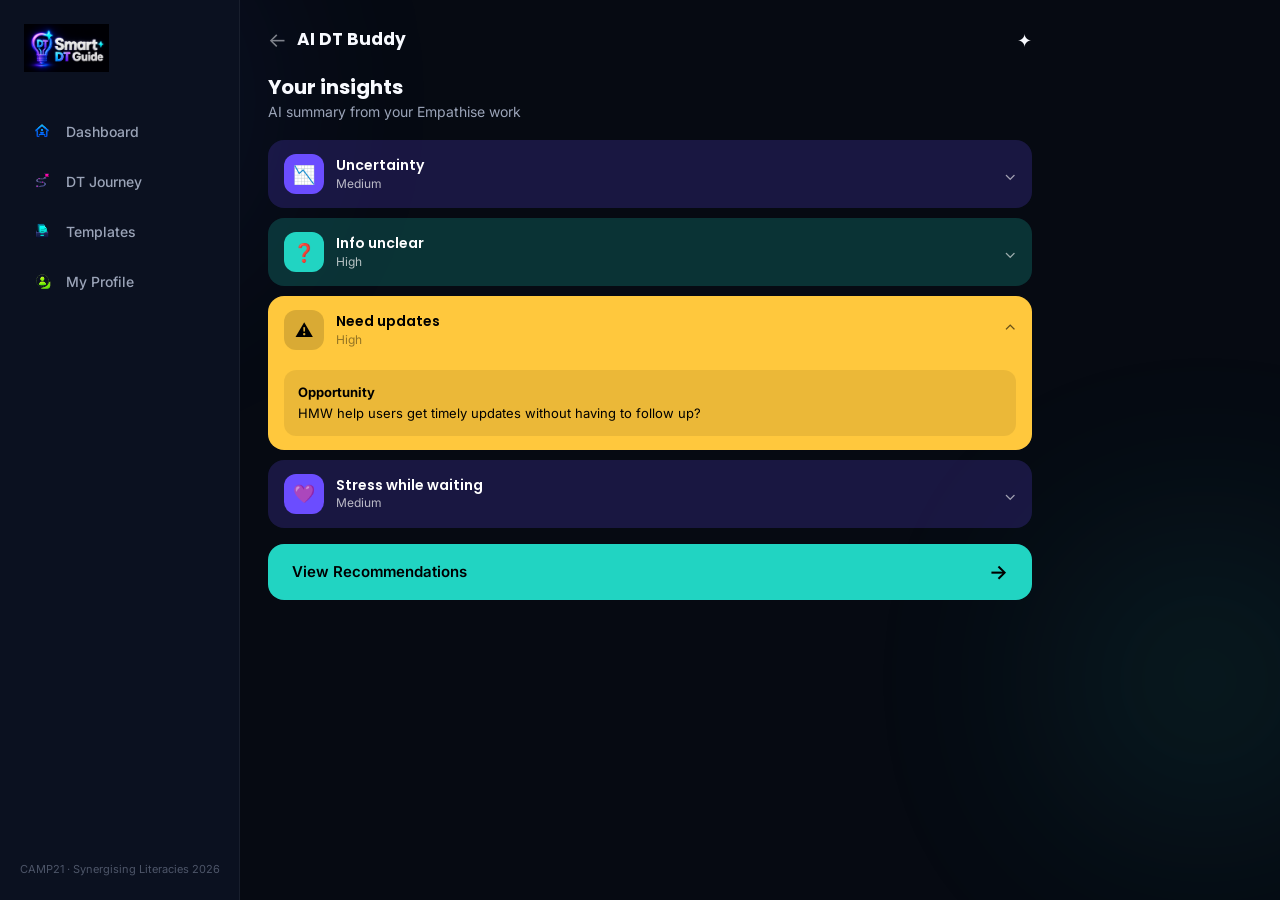
<file: ai-buddy.html>
<!DOCTYPE html>
<html lang="en">
<head>
    <meta charset="UTF-8">
    <meta name="viewport" content="width=device-width, initial-scale=1.0">
    <title>AI DT Buddy | Smart DT Guide</title>
    <link rel="stylesheet" href="css/style.css">
</head>
<body>
<div class="app">

    <aside class="sidebar">
        <div>
            <div class="sidebar-logo"><img src="assets/brand/logo-full.png" alt="" onerror="this.style.display='none'"></div>
            <ul class="sidebar-nav">
                <li><a href="dashboard.html"><img src="assets/navigation/nav-home.png" alt=""> Dashboard</a></li>
                <li class="active"><a href="#"><img src="assets/navigation/nav-journey.png" alt=""> DT Journey</a></li>
                <li><a href="#"><img src="assets/navigation/nav-templates.png" alt=""> Templates</a></li>
                <li><a href="#"><img src="assets/navigation/nav-profile.png" alt=""> My Profile</a></li>
            </ul>
        </div>
        <div class="sidebar-footer">CAMP21 · Synergising Literacies 2026</div>
    </aside>

    <main class="main">

        <!-- Header -->
        <div class="top-bar">
            <div class="top-bar-brand">
                <a href="phase-complete.html" style="font-size:20px;opacity:.5;">←</a>
                <h2>AI DT Buddy</h2>
            </div>
            <span style="font-size:18px;">✦</span>
        </div>

        <h3 style="font-size:20px;margin-bottom:4px;">Your insights</h3>
        <p style="font-size:14px;color:var(--text-secondary);margin-bottom:20px;">AI summary from your Empathise work</p>

        <!-- Insight Cards (colored, expandable) -->
        <div class="insight-card" style="background:var(--define-glow);color:#fff;" onclick="this.querySelector('.insight-expanded')?.classList.toggle('hidden')">
            <div class="insight-icon" style="background:var(--define);color:#fff;">📉</div>
            <div class="insight-text">
                <h4>Uncertainty</h4>
                <p>Medium</p>
            </div>
            <span class="insight-arrow">⌄</span>
        </div>

        <div class="insight-card" style="background:var(--empathise-glow);color:#fff;" onclick="this.querySelector('.insight-expanded')?.classList.toggle('hidden')">
            <div class="insight-icon" style="background:var(--empathise);color:#fff;">❓</div>
            <div class="insight-text">
                <h4>Info unclear</h4>
                <p>High</p>
            </div>
            <span class="insight-arrow">⌄</span>
        </div>

        <!-- Expanded card example -->
        <div class="insight-card" style="background:var(--prototype);color:#000;flex-wrap:wrap;" id="needsCard" onclick="document.getElementById('needsExpanded').classList.toggle('hidden')">
            <div class="insight-icon" style="background:rgba(0,0,0,.15);color:#000;">⚠️</div>
            <div class="insight-text">
                <h4 style="color:#000;">Need updates</h4>
                <p style="color:rgba(0,0,0,.6);">High</p>
            </div>
            <span class="insight-arrow" style="color:#000;">⌃</span>
            <div class="insight-expanded" id="needsExpanded" style="width:100%;background:rgba(0,0,0,.08);color:#000;">
                <strong>Opportunity</strong><br>
                HMW help users get timely updates without having to follow up?
            </div>
        </div>

        <div class="insight-card" style="background:var(--define-glow);color:#fff;" onclick="this.querySelector('.insight-expanded')?.classList.toggle('hidden')">
            <div class="insight-icon" style="background:var(--define);color:#fff;">💜</div>
            <div class="insight-text">
                <h4>Stress while waiting</h4>
                <p>Medium</p>
            </div>
            <span class="insight-arrow">⌄</span>
        </div>

        <!-- CTA -->
        <a href="#" class="btn-big" style="background:var(--empathise);color:#000;margin-top:16px;">
            View Recommendations <span class="arrow">→</span>
        </a>

    </main>

    <nav class="mobile-nav">
        <a href="dashboard.html"><img src="assets/navigation/nav-home.png" alt=""><span>Home</span></a>
        <a href="#" class="active"><img src="assets/navigation/nav-journey.png" alt=""><span>Journey</span></a>
        <a href="#"><img src="assets/navigation/nav-templates.png" alt=""><span>Templates</span></a>
        <a href="#"><img src="assets/navigation/nav-profile.png" alt=""><span>Profile</span></a>
    </nav>

</div>

<script src="js/smartdt.js"></script>
</body>
</html>
</file>
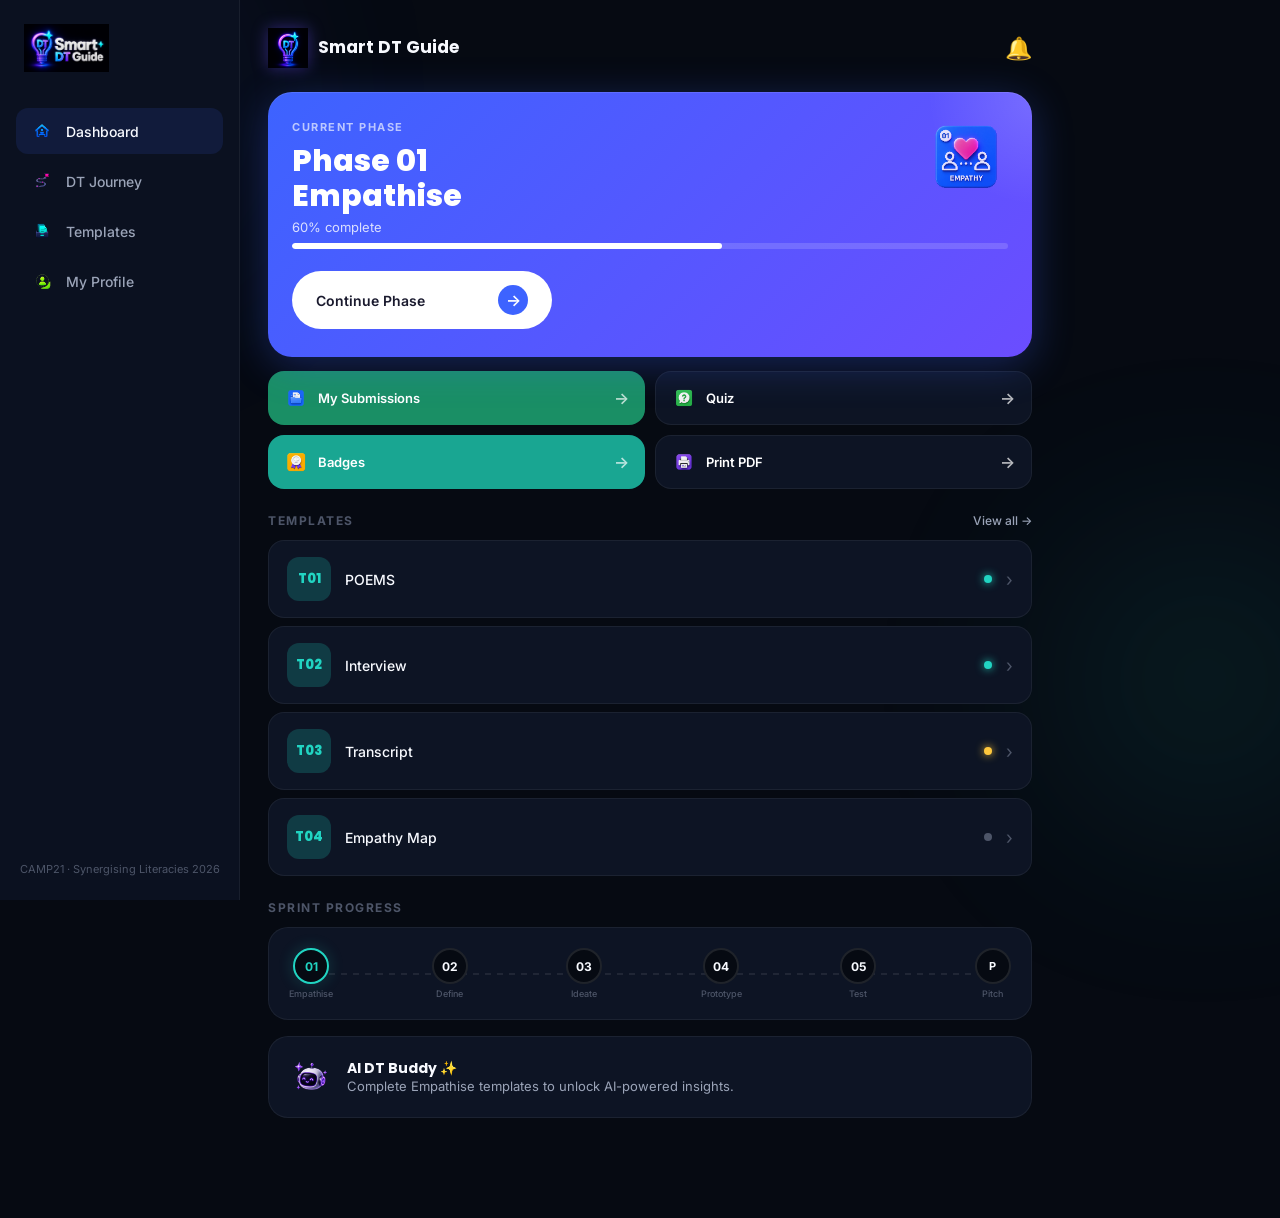
<file: dashboard.html>
<!DOCTYPE html>
<html lang="en">
<head>
    <meta charset="UTF-8">
    <meta name="viewport" content="width=device-width, initial-scale=1.0">
    <title>Dashboard | Smart DT Guide</title>
    <link rel="stylesheet" href="css/style.css">
</head>
<body>
<div class="app">

    <aside class="sidebar">
        <div>
            <div class="sidebar-logo">
                <img src="assets/brand/logo-full.png" alt="Smart DT Guide">
            </div>
            <ul class="sidebar-nav">
                <li class="active"><a href="dashboard.html"><img src="assets/navigation/nav-home.png" alt=""> Dashboard</a></li>
                <li><a href="#"><img src="assets/navigation/nav-journey.png" alt=""> DT Journey</a></li>
                <li><a href="#"><img src="assets/navigation/nav-templates.png" alt=""> Templates</a></li>
                <li><a href="#"><img src="assets/navigation/nav-profile.png" alt=""> My Profile</a></li>
            </ul>
        </div>
        <div class="sidebar-footer">CAMP21 · Synergising Literacies 2026</div>
    </aside>

    <main class="main">

        <!-- Top Bar -->
        <div class="top-bar">
            <div class="top-bar-brand">
                <img src="assets/brand/logo.png" alt="DT" class="top-bar-logo">
                <h2>Smart DT Guide</h2>
            </div>
            <span class="top-bar-bell">🔔</span>
        </div>

        <!-- Phase Hero -->
        <div class="phase-hero">
            <img src="assets/phases/emphatise.png" alt="Empathise" class="phase-icon-float">
            <span class="label">Current phase</span>
            <h2>Phase 01<br>Empathise</h2>
            <div class="pct">60% complete</div>
            <div class="bar"><div class="bar-fill" style="width:60%;"></div></div>
            <button class="btn-pill btn-pill-white" onclick="location.href='#'">
                Continue Phase <span class="arrow">→</span>
            </button>
        </div>

        <!-- Quick Actions — SOLID colors, using custom icons -->
        <div class="qa-grid">
            <a href="#" class="qa-btn qa-solid-green">
                <span class="qa-left"><img src="assets/icons/my-submissions.png" alt=""> My Submissions</span>
                <span class="qa-arrow">→</span>
            </a>
            <a href="#" class="qa-btn qa-solid-dark">
                <span class="qa-left"><img src="assets/icons/test.png" alt=""> Quiz</span>
                <span class="qa-arrow">→</span>
            </a>
            <a href="#" class="qa-btn qa-solid-teal">
                <span class="qa-left"><img src="assets/icons/badges.png" alt=""> Badges</span>
                <span class="qa-arrow">→</span>
            </a>
            <a href="#" class="qa-btn qa-solid-dark">
                <span class="qa-left"><img src="assets/icons/print-pdf.png" alt=""> Print PDF</span>
                <span class="qa-arrow">→</span>
            </a>
        </div>

        <!-- Templates — SOLID dark cards -->
        <div class="section-label">Templates <a href="#">View all →</a></div>

        <a href="#" class="tpl-item">
            <div class="tpl-badge b-teal">T01</div>
            <span class="tpl-name">POEMS</span>
            <span class="tpl-dot green"></span>
            <span class="tpl-arrow">›</span>
        </a>
        <a href="#" class="tpl-item">
            <div class="tpl-badge b-teal">T02</div>
            <span class="tpl-name">Interview</span>
            <span class="tpl-dot green"></span>
            <span class="tpl-arrow">›</span>
        </a>
        <a href="#" class="tpl-item">
            <div class="tpl-badge b-teal">T03</div>
            <span class="tpl-name">Transcript</span>
            <span class="tpl-dot amber"></span>
            <span class="tpl-arrow">›</span>
        </a>
        <a href="#" class="tpl-item">
            <div class="tpl-badge b-teal">T04</div>
            <span class="tpl-name">Empathy Map</span>
            <span class="tpl-dot grey"></span>
            <span class="tpl-arrow">›</span>
        </a>

        <!-- Journey Tracker -->
        <div class="section-label">Sprint progress</div>
        <div class="journey-card">
            <div class="journey-row">
                <div class="j-node"><div class="j-circle active">01</div><div class="j-label">Empathise</div></div>
                <div class="j-node"><div class="j-circle">02</div><div class="j-label">Define</div></div>
                <div class="j-node"><div class="j-circle">03</div><div class="j-label">Ideate</div></div>
                <div class="j-node"><div class="j-circle">04</div><div class="j-label">Prototype</div></div>
                <div class="j-node"><div class="j-circle">05</div><div class="j-label">Test</div></div>
                <div class="j-node"><div class="j-circle" style="font-size:11px;">P</div><div class="j-label">Pitch</div></div>
            </div>
        </div>

        <!-- AI Buddy -->
        <div class="buddy-card">
            <img src="assets/status/ai-dt.png" alt="AI Buddy">
            <div>
                <h4>AI DT Buddy ✨</h4>
                <p>Complete Empathise templates to unlock AI-powered insights.</p>
            </div>
        </div>

    </main>

    <nav class="mobile-nav">
        <a href="dashboard.html" class="active"><img src="assets/navigation/nav-home.png" alt=""><span>Home</span></a>
        <a href="#"><img src="assets/navigation/nav-journey.png" alt=""><span>Journey</span></a>
        <a href="#"><img src="assets/navigation/nav-templates.png" alt=""><span>Templates</span></a>
        <a href="#"><img src="assets/navigation/nav-profile.png" alt=""><span>Profile</span></a>
    </nav>

</div>
<script src="js/smartdt.js"></script>
</body>
</html>
</file>
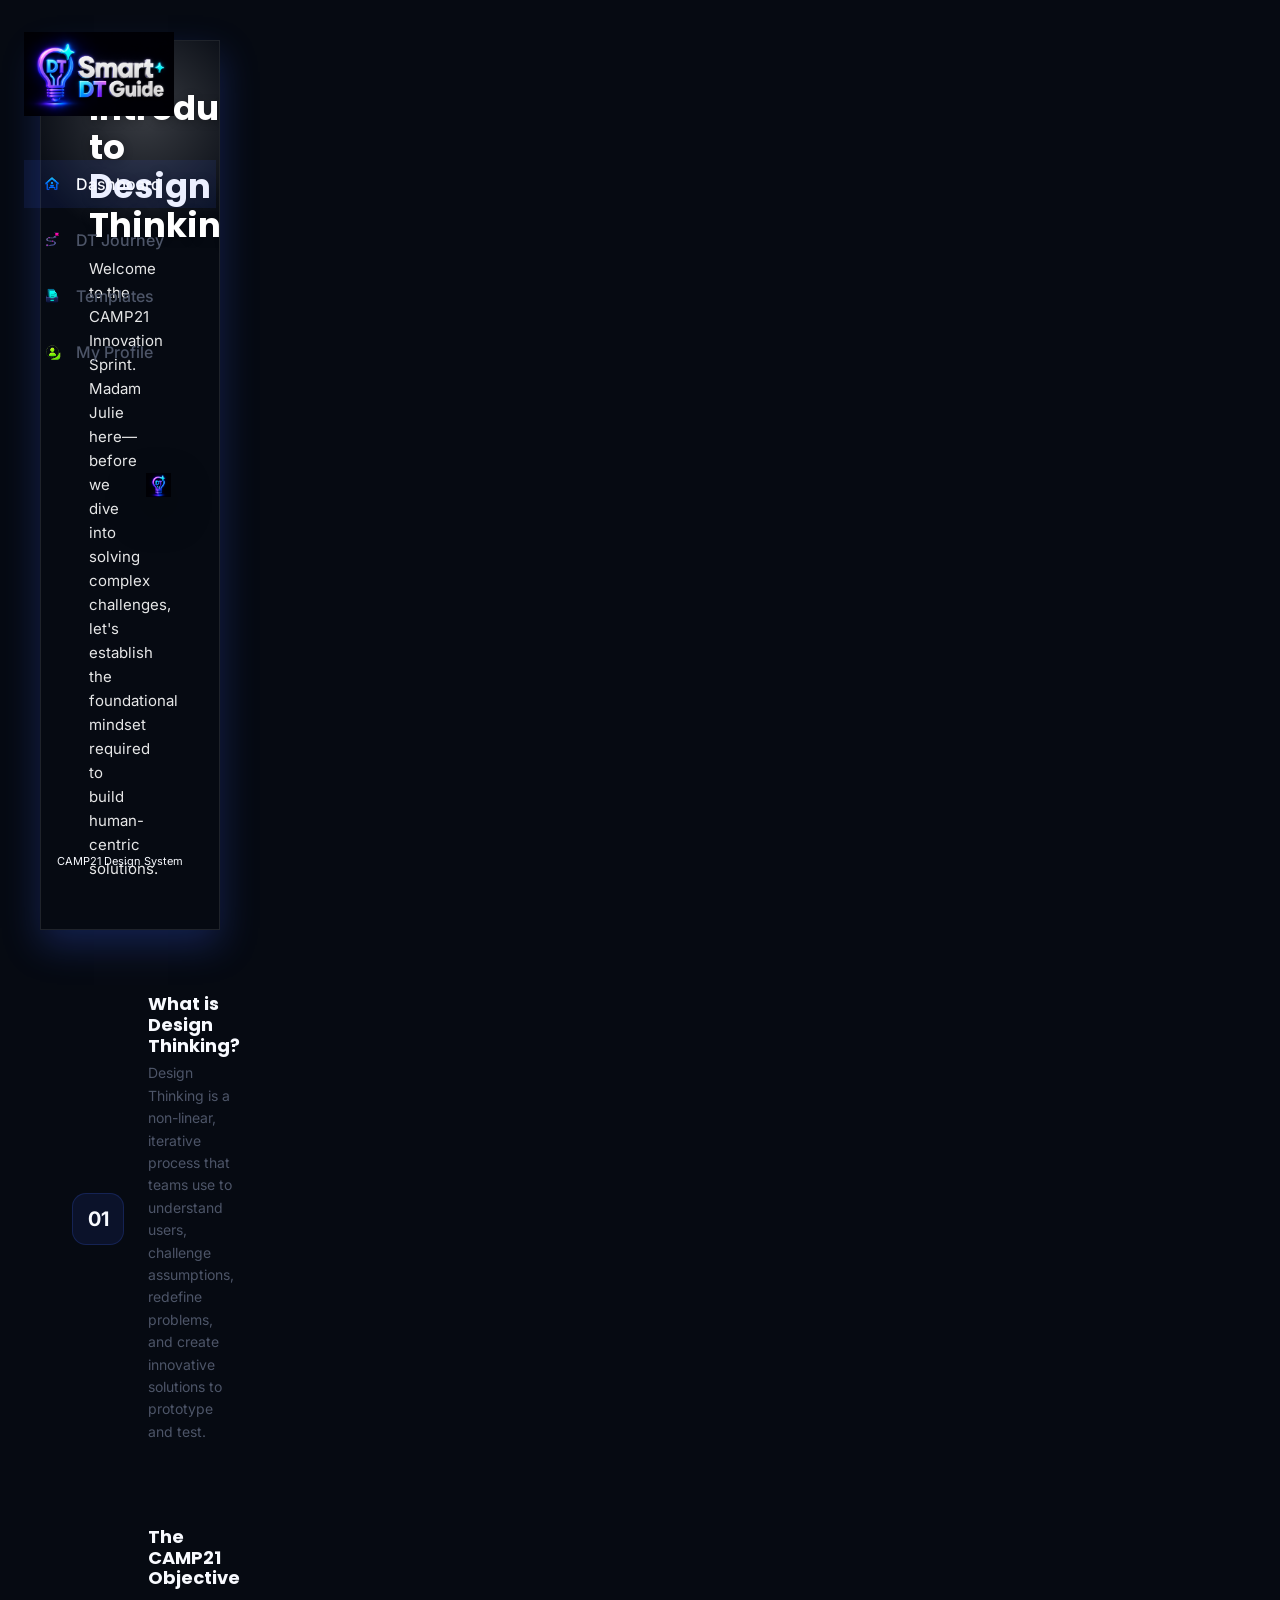
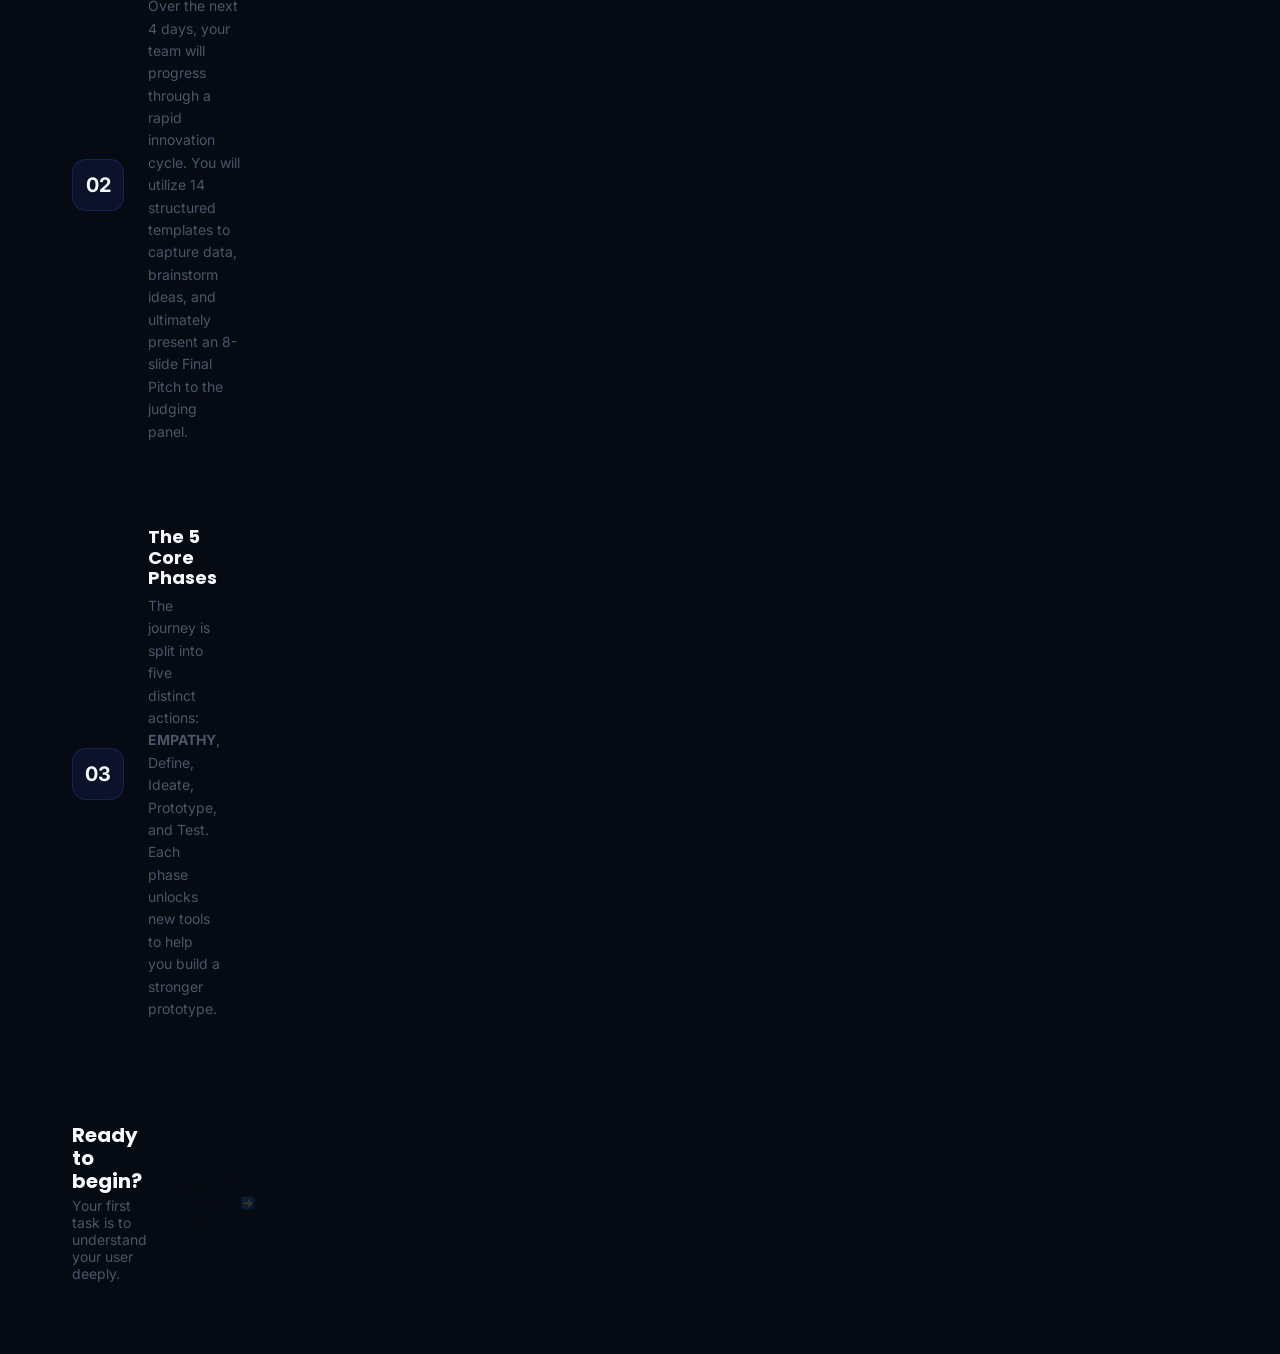
<file: intro-dt.html>
<!DOCTYPE html>
<html lang="en">
<head>
    <meta charset="UTF-8">
    <meta name="viewport" content="width=device-width, initial-scale=1.0">
    <title>Intro to DT | Smart DT Guide</title>
    <link href="https://fonts.googleapis.com/css2?family=Inter:wght@400;500;600&family=Poppins:wght@500;600;700&display=swap" rel="stylesheet">
    <link rel="stylesheet" href="css/style.css">
    <style>
        .app-layout { display: grid; grid-template-columns: 260px 1fr; min-height: 100vh; }
        
        /* --- SIDEBAR --- */
        .sidebar {
            background-color: var(--sidebar-bg); border-right: 1px solid var(--border-light);
            padding: 32px 24px; display: flex; flex-direction: column; justify-content: space-between;
        }
        .sidebar-brand img { max-width: 150px; margin-bottom: 40px; }
        
        .sidebar-menu { list-style: none; display: flex; flex-direction: column; gap: 8px; }
        .sidebar-menu a {
            display: flex; align-items: center; gap: 12px; padding: 12px 16px;
            border-radius: var(--radius-input); color: var(--text-muted); font-weight: 500;
            transition: var(--transition);
        }
        .sidebar-menu a img { width: 24px; height: 24px; object-fit: contain; }
        .sidebar-menu li.active a, .sidebar-menu a:hover {
            background-color: rgba(61, 99, 255, 0.1); color: var(--text-main);
        }
        
        .sidebar-footer { font-size: 11px; color: var(--locked-state); text-align: center; }

        /* --- MAIN WORKSPACE --- */
        .main-content { padding: 40px; overflow-y: auto; max-width: 1200px; margin: 0 auto; width: 100%; }
        
        /* --- VIBRANT HERO CARD (Electric Blue Theme) --- */
        .hero-card {
            background: linear-gradient(135deg, var(--sidebar-bg) 0%, var(--phase-pitch) 100%);
            border-radius: var(--radius-card); 
            padding: 48px;
            margin-bottom: 32px; 
            box-shadow: 0 15px 35px rgba(61, 99, 255, 0.25);
            border: 1px solid rgba(255, 255, 255, 0.1);
            display: flex;
            align-items: center;
            justify-content: space-between;
            position: relative; 
            overflow: hidden;
        }
        
        /* Glowing light leak */
        .hero-card::after {
            content: ''; position: absolute; top: -50px; right: -50px;
            width: 250px; height: 250px; 
            background: radial-gradient(circle, rgba(255, 255, 255, 0.2) 0%, transparent 70%);
            border-radius: 50%; pointer-events: none;
        }

        .hero-card-text { max-width: 60%; z-index: 2; }
        .hero-card h1 { color: #FFFFFF; font-size: 34px; margin-bottom: 12px; font-weight: 700; text-shadow: 0 2px 10px rgba(0,0,0,0.3); }
        .hero-card p { color: rgba(255, 255, 255, 0.9); font-size: 15px; line-height: 1.6; }

        /* Floating 3D Logo Asset */
        .hero-card-asset {
            max-width: 30%;
            z-index: 2;
            display: flex;
            align-items: center;
            justify-content: center;
        }
        .hero-card-asset img {
            width: 120px;
            height: auto;
            filter: drop-shadow(0 15px 20px rgba(0,0,0,0.4));
            animation: float 4s ease-in-out infinite;
        }

        /* --- MODULE CARDS --- */
        .module-list { display: flex; flex-direction: column; gap: 20px; margin-bottom: 40px; }
        .module-card {
            background: var(--card-bg); padding: 32px; border-radius: var(--radius-card);
            border: 1px solid var(--border-light); display: flex; gap: 24px; align-items: center;
        }
        
        .module-number {
            background: rgba(61, 99, 255, 0.1); color: var(--phase-pitch);
            width: 52px; height: 52px; border-radius: 14px; display: flex;
            align-items: center; justify-content: center; font-weight: 700; font-size: 20px; flex-shrink: 0;
            border: 1px solid rgba(61, 99, 255, 0.2);
        }
        
        .module-content h3 { font-size: 18px; margin-bottom: 6px; color: var(--text-main); }
        .module-content p { font-size: 14px; color: var(--text-muted); line-height: 1.6; }

        /* --- ACTION BAR (Teal Accent for Phase 01) --- */
        .action-bar {
            background: var(--card-bg); border: 1px solid var(--border-light);
            border-radius: var(--radius-card); padding: 32px; display: flex;
            justify-content: space-between; align-items: center; box-shadow: var(--shadow-md);
            border-left: 4px solid var(--phase-empathy);
        }
        .action-bar h3 { color: var(--text-main); margin-bottom: 4px; font-size: 20px; }
        
        .btn-start-journey {
            display: inline-flex; align-items: center; gap: 12px; background: var(--phase-empathy);
            color: var(--bg-main); padding: 14px 28px; border-radius: var(--radius-btn); font-weight: 700;
            transition: var(--transition); border: none; cursor: pointer; font-size: 15px;
        }
        .btn-start-journey img { width: 20px; height: 20px; object-fit: contain; filter: brightness(0.2); }
        .btn-start-journey:hover { background: #1bc2b1; box-shadow: 0 4px 20px rgba(33, 212, 194, 0.4); transform: translateY(-2px); }

        @keyframes float {
            0% { transform: translateY(0px); }
            50% { transform: translateY(-8px); }
            100% { transform: translateY(0px); }
        }

        /* Mobile Nav */
        .mobile-nav { display: none; }

        @media (max-width: 992px) {
            .app-layout { grid-template-columns: 1fr; }
            .sidebar { display: none; }
            .main-content { padding: 24px 20px 100px 20px; }
            .hero-card { flex-direction: column; text-align: left; padding: 32px 24px; gap: 24px; align-items: flex-start; }
            .hero-card-text { max-width: 100%; }
            .hero-card-asset { position: absolute; right: -20px; top: 20px; max-width: 100px; opacity: 0.3; }
            .module-card { flex-direction: column; text-align: left; gap: 16px; align-items: flex-start; padding: 24px; }
            .action-bar { flex-direction: column; text-align: left; align-items: flex-start; gap: 24px; }
            .mobile-nav {
                display: flex; position: fixed; bottom: 0; left: 0; width: 100%;
                background: var(--sidebar-bg); border-top: 1px solid var(--border-light);
                padding: 16px; justify-content: space-around; z-index: 100;
            }
            .mobile-nav img { width: 28px; height: 28px; opacity: 0.6; }
            .mobile-nav .active img { opacity: 1; filter: drop-shadow(0 0 5px var(--phase-pitch)); }
        }
    </style>
</head>
<body>
    <div class="app-layout">
        
        <!-- SIDEBAR (Desktop) -->
        <aside class="sidebar">
            <div>
                <div class="sidebar-brand">
                    <img src="assets/brand/logo-full.png" alt="Smart DT Guide" onerror="this.style.display='none';">
                </div>
                <ul class="sidebar-menu">
                    <li class="active">
                        <a href="dashboard.html"><img src="assets/navigation/nav-home.png" alt="Home"> Dashboard</a>
                    </li>
                    <li>
                        <a href="#"><img src="assets/navigation/nav-journey.png" alt="Journey"> DT Journey</a>
                    </li>
                    <li>
                        <a href="#"><img src="assets/navigation/nav-templates.png" alt="Templates"> Templates</a>
                    </li>
                    <li>
                        <a href="#"><img src="assets/navigation/nav-profile.png" alt="Profile"> My Profile</a>
                    </li>
                </ul>
            </div>
            <div class="sidebar-footer">CAMP21 Design System</div>
        </aside>

        <!-- MAIN WORKSPACE -->
        <main class="main-content">
            
            <!-- VIBRANT HERO CARD -->
            <div class="hero-card">
                <div class="hero-card-text">
                    <h1>Introduction to Design Thinking</h1>
                    <p>Welcome to the CAMP21 Innovation Sprint. Madam Julie here—before we dive into solving complex challenges, let's establish the foundational mindset required to build human-centric solutions.</p>
                </div>
                
                <div class="hero-card-asset">
                    <img src="assets/brand/logo.png" alt="Smart DT Lightbulb Asset" onerror="this.style.display='none';">
                </div>
            </div>

            <!-- LEARNING MODULES -->
            <div class="module-list">
                <div class="module-card">
                    <div class="module-number">01</div>
                    <div class="module-content">
                        <h3>What is Design Thinking?</h3>
                        <p>Design Thinking is a non-linear, iterative process that teams use to understand users, challenge assumptions, redefine problems, and create innovative solutions to prototype and test.</p>
                    </div>
                </div>

                <div class="module-card">
                    <div class="module-number">02</div>
                    <div class="module-content">
                        <h3>The CAMP21 Objective</h3>
                        <p>Over the next 4 days, your team will progress through a rapid innovation cycle. You will utilize 14 structured templates to capture data, brainstorm ideas, and ultimately present an 8-slide Final Pitch to the judging panel.</p>
                    </div>
                </div>

                <div class="module-card">
                    <div class="module-number">03</div>
                    <div class="module-content">
                        <h3>The 5 Core Phases</h3>
                        <p>The journey is split into five distinct actions: <strong>EMPATHY</strong>, Define, Ideate, Prototype, and Test. Each phase unlocks new tools to help you build a stronger prototype.</p>
                    </div>
                </div>
            </div>

            <!-- ACTION BAR -->
            <div class="action-bar">
                <div>
                    <h3>Ready to begin?</h3>
                    <p style="color: var(--text-muted); font-size: 14px;">Your first task is to understand your user deeply.</p>
                </div>
                
                <button onclick="window.location.href='dashboard.html'" class="btn-start-journey">
                    Unlock Phase 01
                    <img src="assets/icons/next.png" alt="Next" onerror="this.style.display='none';">
                </button>
            </div>
            
        </main>

        <!-- BOTTOM NAV (Mobile Only) -->
        <nav class="mobile-nav">
            <a href="dashboard.html" class="active"><img src="assets/navigation/nav-home.png" alt="Home"></a>
            <a href="#"><img src="assets/navigation/nav-journey.png" alt="Journey"></a>
            <a href="#"><img src="assets/navigation/nav-templates.png" alt="Templates"></a>
            <a href="#"><img src="assets/navigation/nav-profile.png" alt="Profile"></a>
        </nav>

    </div>
</body>
</html>
</file>
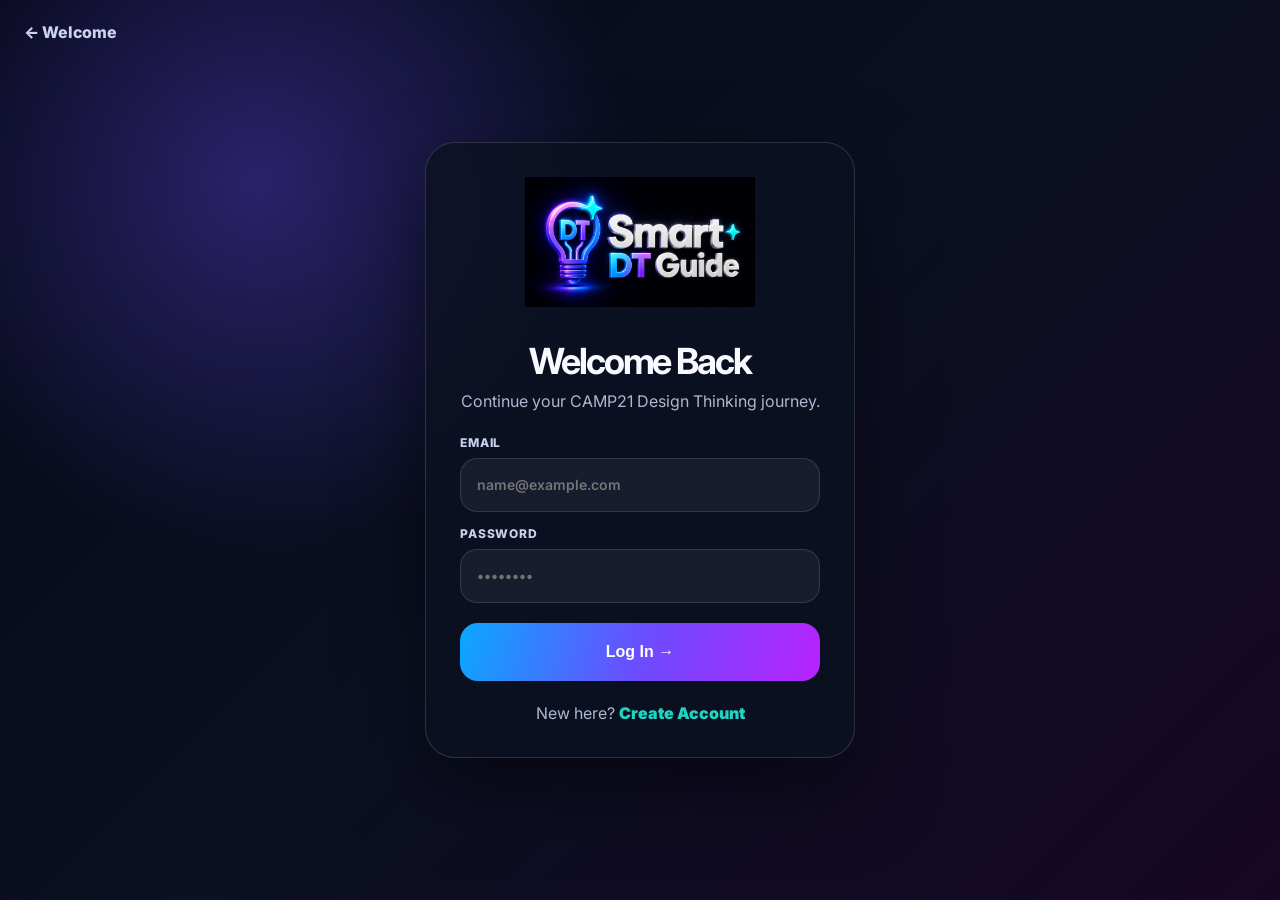
<file: login.html>
<!DOCTYPE html>
<html lang="en">
<head><meta charset="UTF-8"><meta name="viewport" content="width=device-width, initial-scale=1.0"><title>Login | Smart DT Guide</title><link href="https://fonts.googleapis.com/css2?family=Inter:wght@400;600;800;900&display=swap" rel="stylesheet"><style>*{box-sizing:border-box;margin:0;padding:0}body{min-height:100vh;font-family:Inter,system-ui,sans-serif;background:radial-gradient(circle at 20% 20%,rgba(107,77,255,.35),transparent 30%),linear-gradient(135deg,#050816,#0B1022,#170725);color:#F8FAFF;display:grid;place-items:center;padding:18px}.card{width:min(430px,100%);padding:34px;border-radius:30px;background:rgba(12,18,34,.82);border:1px solid rgba(255,255,255,.14);box-shadow:0 30px 80px rgba(0,0,0,.5);text-align:center}.logo{max-width:230px;height:auto;margin-bottom:28px}.mark{display:inline-grid;place-items:center;width:48px;height:48px;border-radius:16px;background:linear-gradient(135deg,#3D63FF,#FF4FCB);font-weight:900;margin-bottom:20px}h1{font-size:36px;letter-spacing:-.06em;margin-bottom:8px}.sub{color:#AEB7D0;margin-bottom:24px}.field{text-align:left;margin-bottom:14px}.field label{display:block;color:#C8D0ED;font-weight:800;font-size:12px;text-transform:uppercase;letter-spacing:.07em;margin-bottom:8px}.field input{width:100%;height:54px;border-radius:17px;border:1px solid rgba(255,255,255,.12);background:rgba(255,255,255,.055);color:white;padding:0 16px;font:600 14px Inter;outline:none}.field input:focus{border-color:#21D4C2;box-shadow:0 0 0 4px rgba(33,212,194,.10)}.btn{height:58px;border-radius:18px;background:linear-gradient(105deg,#0AA8FF,#6B4DFF,#B822FF);display:flex;align-items:center;justify-content:center;color:white;text-decoration:none;font-weight:900;margin-top:20px;border:0;width:100%;font-size:16px}.footer{margin-top:22px;color:#AEB7D0}.footer a{color:#21D4C2;text-decoration:none;font-weight:900}.back{position:fixed;left:24px;top:22px;color:#CBD3EF;text-decoration:none;font-weight:800}</style></head>
<body><a class="back" href="index.html">← Welcome</a><main class="card"><img class="logo" src="assets/brand/logo-full.png" alt="Smart DT Guide" onerror="this.style.display='none';this.nextElementSibling.style.display='inline-grid';"><span class="mark" style="display:none">DT</span><h1>Welcome Back</h1><p class="sub">Continue your CAMP21 Design Thinking journey.</p><form action="dashboard.html" method="GET"><div class="field"><label>Email</label><input type="email" required placeholder="name@example.com"></div><div class="field"><label>Password</label><input type="password" required placeholder="••••••••"></div><button class="btn" type="submit">Log In →</button></form><div class="footer">New here? <a href="registration.html">Create Account</a></div></main></body></html>
</file>
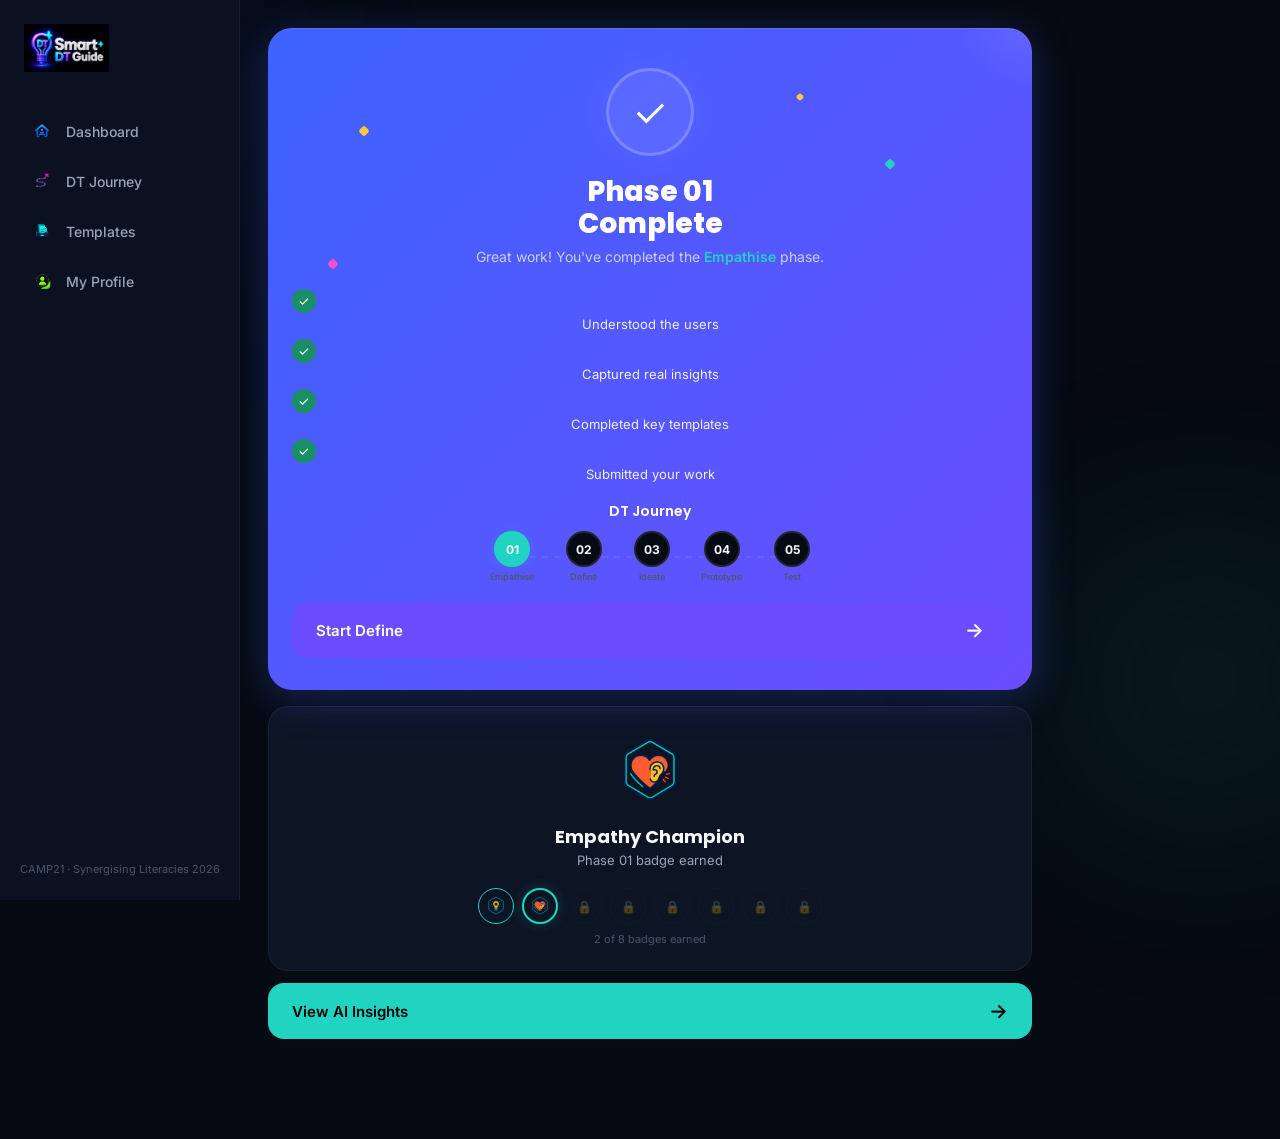
<file: phase-complete.html>
<!DOCTYPE html>
<html lang="en">
<head>
    <meta charset="UTF-8">
    <meta name="viewport" content="width=device-width, initial-scale=1.0">
    <title>Phase Complete | Smart DT Guide</title>
    <link rel="stylesheet" href="css/style.css">
</head>
<body>
<div class="app">

    <aside class="sidebar">
        <div>
            <div class="sidebar-logo"><img src="assets/brand/logo-full.png" alt="" onerror="this.style.display='none'"></div>
            <ul class="sidebar-nav">
                <li><a href="dashboard.html"><img src="assets/navigation/nav-home.png" alt=""> Dashboard</a></li>
                <li class="active"><a href="#"><img src="assets/navigation/nav-journey.png" alt=""> DT Journey</a></li>
                <li><a href="#"><img src="assets/navigation/nav-templates.png" alt=""> Templates</a></li>
                <li><a href="#"><img src="assets/navigation/nav-profile.png" alt=""> My Profile</a></li>
            </ul>
        </div>
        <div class="sidebar-footer">CAMP21 · Synergising Literacies 2026</div>
    </aside>

    <main class="main">

        <!-- Completion Hero (gradient card) -->
        <div class="completion-hero">
            <!-- Confetti -->
            <div class="dot-1"></div><div class="dot-2"></div><div class="dot-3"></div><div class="dot-4"></div>

            <div class="check-ring"><span class="check">✓</span></div>
            <h2>Phase 01<br>Complete</h2>
            <p>Great work! You've completed the <span>Empathise</span> phase.</p>

            <!-- Achievements inside hero -->
            <div class="achieve-list" style="margin-top:24px;">
                <div class="card"><span class="a-check">✓</span><span class="a-text">Understood the users</span></div>
                <div class="card"><span class="a-check">✓</span><span class="a-text">Captured real insights</span></div>
                <div class="card"><span class="a-check">✓</span><span class="a-text">Completed key templates</span></div>
                <div class="card"><span class="a-check">✓</span><span class="a-text">Submitted your work</span></div>
            </div>

            <!-- Journey inline -->
            <div class="journey-inline">
                <h4>DT Journey</h4>
                <div class="journey-row" style="max-width:320px;margin:0 auto;">
                    <div class="j-node"><div class="j-circle done">01</div><div class="j-label">Empathise</div></div>
                    <div class="j-node"><div class="j-circle">02</div><div class="j-label">Define</div></div>
                    <div class="j-node"><div class="j-circle">03</div><div class="j-label">Ideate</div></div>
                    <div class="j-node"><div class="j-circle">04</div><div class="j-label">Prototype</div></div>
                    <div class="j-node"><div class="j-circle">05</div><div class="j-label">Test</div></div>
                </div>
            </div>

            <a href="#" class="btn-big" style="background:var(--define);margin:0;">
                Start Define <span class="arrow">→</span>
            </a>
        </div>

        <!-- Badge earned -->
        <div class="card-dark" style="text-align:center;padding:24px;">
            <img src="assets/badges/empathy-champion.png" alt="Empathy Champion" style="width:80px;height:80px;margin-bottom:12px;">
            <h3 style="font-size:18px;margin-bottom:4px;">Empathy Champion</h3>
            <p style="font-size:13px;color:var(--text-secondary);">Phase 01 badge earned</p>
            <div class="badge-trail">
                <div class="trail-hex earned"><img src="assets/badges/dt-explorer.png" alt=""></div>
                <div class="trail-hex earned current"><img src="assets/badges/empathy-champion.png" alt=""></div>
                <div class="trail-hex locked"><span style="font-size:12px;color:var(--text-muted);">🔒</span></div>
                <div class="trail-hex locked"><span style="font-size:12px;color:var(--text-muted);">🔒</span></div>
                <div class="trail-hex locked"><span style="font-size:12px;color:var(--text-muted);">🔒</span></div>
                <div class="trail-hex locked"><span style="font-size:12px;color:var(--text-muted);">🔒</span></div>
                <div class="trail-hex locked"><span style="font-size:12px;color:var(--text-muted);">🔒</span></div>
                <div class="trail-hex locked"><span style="font-size:12px;color:var(--text-muted);">🔒</span></div>
            </div>
            <div class="trail-count">2 of 8 badges earned</div>
        </div>

        <!-- AI DT Buddy CTA -->
        <a href="ai-buddy.html" class="btn-big" style="background:var(--empathise);color:#000;">
            View AI Insights <span class="arrow">→</span>
        </a>

    </main>

    <nav class="mobile-nav">
        <a href="dashboard.html"><img src="assets/navigation/nav-home.png" alt=""><span>Home</span></a>
        <a href="#" class="active"><img src="assets/navigation/nav-journey.png" alt=""><span>Journey</span></a>
        <a href="#"><img src="assets/navigation/nav-templates.png" alt=""><span>Templates</span></a>
        <a href="#"><img src="assets/navigation/nav-profile.png" alt=""><span>Profile</span></a>
    </nav>

</div>
<script src="js/smartdt.js"></script>
</body>
</html>
</file>
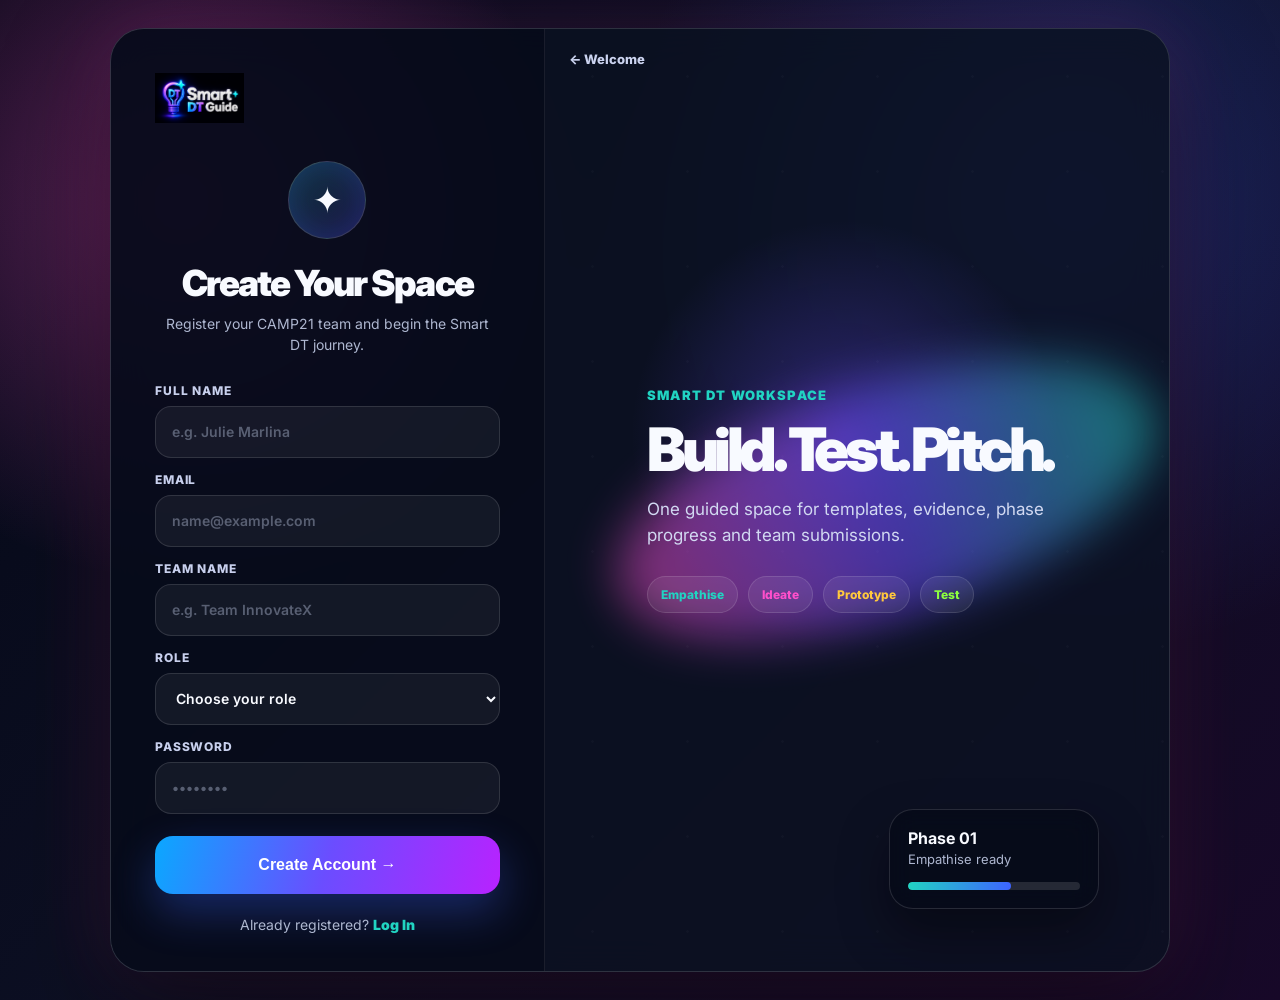
<file: registration.html>
<!DOCTYPE html>
<html lang="en">
<head>
  <meta charset="UTF-8" />
  <meta name="viewport" content="width=device-width, initial-scale=1.0" />
  <title>Register | Smart DT Guide</title>
  <link href="https://fonts.googleapis.com/css2?family=Inter:wght@400;500;600;700;800;900&display=swap" rel="stylesheet">
  <style>
    :root{--bg:#070B14;--panel:#111827;--text:#F8FAFF;--muted:#AEB7D0;--blue:#3D63FF;--violet:#6B4DFF;--magenta:#FF4FCB;--teal:#21D4C2;--yellow:#FFC83D;--green:#8DFF3F;--line:rgba(255,255,255,.12)}
    *{box-sizing:border-box;margin:0;padding:0}body{min-height:100vh;font-family:Inter,system-ui,sans-serif;background:var(--bg);color:var(--text);overflow:hidden}.page{min-height:100vh;display:grid;place-items:center;padding:28px;background:radial-gradient(circle at 14% 20%,rgba(255,79,203,.34),transparent 28%),radial-gradient(circle at 84% 20%,rgba(61,99,255,.28),transparent 34%),linear-gradient(135deg,#050816,#0D1024 50%,#180929)}.auth-window{width:min(1060px,100%);min-height:620px;border-radius:34px;background:rgba(12,18,34,.82);border:1px solid rgba(255,255,255,.14);box-shadow:0 40px 100px rgba(0,0,0,.55),0 0 80px rgba(255,79,203,.18);overflow:hidden;display:grid;grid-template-columns:.82fr 1.18fr;backdrop-filter:blur(18px)}.form-side{padding:44px 44px 38px;background:rgba(5,8,22,.55);border-right:1px solid rgba(255,255,255,.08)}.brand{display:flex;align-items:center;gap:12px;margin-bottom:38px}.brand img{height:50px;max-width:205px;object-fit:contain}.mark{display:grid;place-items:center;width:42px;height:42px;border-radius:14px;background:linear-gradient(135deg,var(--blue),var(--magenta));font-weight:900;box-shadow:0 0 26px rgba(61,99,255,.55)}.icon-orb{width:78px;height:78px;border-radius:50%;display:grid;place-items:center;margin:0 auto 26px;background:linear-gradient(135deg,rgba(33,212,194,.2),rgba(107,77,255,.18));border:1px solid rgba(255,255,255,.14);box-shadow:inset 0 0 30px rgba(61,99,255,.22);font-size:36px}h1{font-size:36px;line-height:1.05;letter-spacing:-.055em;font-weight:900;text-align:center;margin-bottom:10px}.sub{text-align:center;color:var(--muted);font-size:14px;line-height:1.5;margin-bottom:28px}.form{display:grid;gap:14px}.field{position:relative}.field label{display:block;font-size:12px;color:#C8D0ED;font-weight:800;margin-bottom:8px;text-transform:uppercase;letter-spacing:.07em}.field input,.field select{width:100%;height:52px;border-radius:16px;border:1px solid rgba(255,255,255,.12);background:rgba(255,255,255,.055);color:var(--text);padding:0 16px;font:600 14px Inter;outline:none;transition:.25s}.field input::placeholder{color:rgba(174,183,208,.45)}.field input:focus,.field select:focus{border-color:var(--teal);box-shadow:0 0 0 4px rgba(33,212,194,.10)}select option{background:#101722;color:white}.btn{height:58px;border:0;border-radius:18px;font-weight:900;font-size:16px;color:white;background:linear-gradient(105deg,#0AA8FF,var(--violet),#B822FF);box-shadow:0 18px 44px rgba(61,99,255,.33);cursor:pointer;margin-top:8px}.footer{margin-top:22px;text-align:center;color:var(--muted);font-size:14px}.footer a{color:var(--teal);font-weight:900;text-decoration:none}.visual-side{position:relative;display:flex;flex-direction:column;justify-content:center;padding:54px 62px;overflow:hidden;background:radial-gradient(circle at 48% 43%,rgba(107,77,255,.34),transparent 34%)}.visual-side::before{content:"";position:absolute;inset:0;background-image:radial-gradient(circle,rgba(255,255,255,.22) 1px,transparent 1.5px);background-size:95px 95px;opacity:.10;animation:stars 18s linear infinite}@keyframes stars{to{transform:translate(-95px,95px)}}.wave{position:absolute;width:560px;height:230px;border-radius:50%;background:linear-gradient(90deg,var(--magenta),var(--violet),var(--teal));filter:blur(24px);opacity:.5;transform:rotate(-18deg);animation:wave 5s ease-in-out infinite}@keyframes wave{50%{transform:rotate(-8deg) translateY(-14px) scale(1.04)}}.copy{position:relative;z-index:2;max-width:460px;margin-left:auto}.kicker{color:var(--teal);font-size:13px;font-weight:900;letter-spacing:.09em;text-transform:uppercase;margin-bottom:18px}.copy h2{font-size:60px;line-height:.95;letter-spacing:-.075em;font-weight:900;margin-bottom:18px}.copy p{color:#D2D9F2;font-size:17px;line-height:1.55}.chips{display:flex;flex-wrap:wrap;gap:10px;margin-top:28px}.chip{padding:10px 13px;border-radius:999px;background:rgba(255,255,255,.07);border:1px solid rgba(255,255,255,.12);font-size:12px;font-weight:800}.chip:nth-child(1){color:var(--teal)}.chip:nth-child(2){color:var(--magenta)}.chip:nth-child(3){color:var(--yellow)}.chip:nth-child(4){color:var(--green)}.floating-card{position:absolute;right:70px;bottom:62px;width:210px;padding:18px;border-radius:24px;background:rgba(5,8,22,.54);border:1px solid rgba(255,255,255,.13);box-shadow:0 24px 50px rgba(0,0,0,.38);backdrop-filter:blur(14px)}.mini-progress{height:8px;border-radius:99px;background:rgba(255,255,255,.12);overflow:hidden;margin-top:14px}.mini-progress span{display:block;width:60%;height:100%;background:linear-gradient(90deg,var(--teal),var(--blue));border-radius:inherit}.back{position:absolute;left:24px;top:22px;color:#CBD3EF;text-decoration:none;font-weight:800;font-size:13px}
    @media(max-width:850px){body{overflow:auto}.page{padding:14px;align-items:start}.auth-window{grid-template-columns:1fr;min-height:auto}.visual-side{order:-1;min-height:300px;padding:34px 24px}.form-side{padding:30px 22px;border-right:0}.copy{margin:0}.copy h2{font-size:44px}.floating-card{display:none}.brand{margin-bottom:24px}.wave{width:360px}}
  </style>
</head>
<body>
  <main class="page">
    <section class="auth-window">
      <section class="form-side">
        <div class="brand">
          <img src="assets/brand/logo-full.png" alt="Smart DT Guide" onerror="this.style.display='none';this.nextElementSibling.style.display='grid';">
          <span class="mark" style="display:none">DT</span>
        </div>
        <div class="icon-orb">✦</div>
        <h1>Create Your Space</h1>
        <p class="sub">Register your CAMP21 team and begin the Smart DT journey.</p>
        <form class="form" action="dashboard.html" method="GET">
          <div class="field"><label>Full Name</label><input required type="text" placeholder="e.g. Julie Marlina"></div>
          <div class="field"><label>Email</label><input required type="email" placeholder="name@example.com"></div>
          <div class="field"><label>Team Name</label><input required type="text" placeholder="e.g. Team InnovateX"></div>
          <div class="field"><label>Role</label><select required><option value="">Choose your role</option><option>Participant</option><option>Facilitator</option><option>Trainer</option><option>Judge</option></select></div>
          <div class="field"><label>Password</label><input required type="password" placeholder="••••••••"></div>
          <button class="btn" type="submit">Create Account →</button>
        </form>
        <div class="footer">Already registered? <a href="login.html">Log In</a></div>
      </section>
      <section class="visual-side">
        <a class="back" href="index.html">← Welcome</a>
        <div class="wave"></div>
        <div class="copy">
          <div class="kicker">Smart DT Workspace</div>
          <h2>Build. Test. Pitch.</h2>
          <p>One guided space for templates, evidence, phase progress and team submissions.</p>
          <div class="chips"><span class="chip">Empathise</span><span class="chip">Ideate</span><span class="chip">Prototype</span><span class="chip">Test</span></div>
        </div>
        <div class="floating-card">
          <strong>Phase 01</strong><br><span style="color:#AEB7D0;font-size:13px">Empathise ready</span><div class="mini-progress"><span></span></div>
        </div>
      </section>
    </section>
  </main>
</body>
</html>
</file>
<file: css/style.css>
/* =========================================================
   SMART DT GUIDE v2 — DARK PREMIUM + SOLID VIBRANT
   CAMP21: Synergising Literacies 2026
   ========================================================= */

@import url('https://fonts.googleapis.com/css2?family=Inter:wght@400;500;600;700&family=Poppins:wght@500;600;700;800;900&display=swap');

:root {
    --bg-main: #060A12;
    --bg-card: #0D1424;
    --bg-card-hover: #111A2E;
    --bg-surface: #0B1120;
    --border: rgba(255,255,255,.06);
    --border-hover: rgba(255,255,255,.12);

    --text-primary: #F8FAFF;
    --text-secondary: #9BA4B8;
    --text-muted: #4D5568;

    --empathise: #21D4C2;
    --empathise-glow: rgba(33,212,194,.2);
    --define: #6B4DFF;
    --define-glow: rgba(107,77,255,.2);
    --ideate: #FF4FCB;
    --ideate-glow: rgba(255,79,203,.2);
    --prototype: #FFC83D;
    --prototype-glow: rgba(255,200,61,.2);
    --test: #8DFF3F;
    --test-glow: rgba(141,255,63,.2);
    --pitch: #3D63FF;
    --pitch-glow: rgba(61,99,255,.25);

    --grad-cta: linear-gradient(135deg, #3D63FF 0%, #6B4DFF 50%, #8B5CF6 100%);
    --grad-phase: linear-gradient(135deg, #3D63FF 0%, #6B4DFF 100%);

    --qa-green: #1A8F65;
    --qa-teal: #19A692;

    --radius-sm: 12px;
    --radius-md: 16px;
    --radius-lg: 20px;
    --radius-xl: 24px;
    --radius-pill: 50px;
    --font-display: 'Poppins', sans-serif;
    --font-body: 'Inter', sans-serif;
    --ease: cubic-bezier(.25,.8,.25,1);
}

*, *::before, *::after { margin:0; padding:0; box-sizing:border-box; -webkit-font-smoothing:antialiased; }
body { background:var(--bg-main); color:var(--text-primary); font-family:var(--font-body); min-height:100vh; overflow-x:hidden; }
a { text-decoration:none; color:inherit; }
h1,h2,h3,h4 { font-family:var(--font-display); font-weight:700; line-height:1.15; }
img { max-width:100%; height:auto; }
button { font-family:var(--font-body); }

/* ========== AMBIENT ORBS (background only) ========== */
.app { display:flex; min-height:100vh; position:relative; }
.app::before, .app::after {
    content:''; position:fixed; border-radius:50%; pointer-events:none; z-index:0;
    filter:blur(120px); opacity:.25;
}
.app::before {
    width:400px; height:400px; top:-100px; left:-120px;
    background:radial-gradient(circle, var(--pitch) 0%, transparent 70%);
}
.app::after {
    width:350px; height:350px; bottom:5%; right:-100px;
    background:radial-gradient(circle, var(--empathise) 0%, transparent 70%);
}

/* ========== SIDEBAR ========== */
.sidebar {
    width:240px; background:var(--bg-surface);
    border-right:1px solid var(--border);
    padding:24px 16px; display:flex; flex-direction:column; justify-content:space-between;
    position:fixed; top:0; left:0; bottom:0; z-index:50;
}
.sidebar-logo { margin-bottom:32px; padding:0 8px; }
.sidebar-logo img { height:48px; }
.sidebar-nav { list-style:none; display:flex; flex-direction:column; gap:4px; }
.sidebar-nav a {
    display:flex; align-items:center; gap:12px; padding:11px 14px; border-radius:var(--radius-sm);
    font-size:14px; font-weight:500; color:var(--text-secondary); transition:all .2s var(--ease);
}
.sidebar-nav a img { width:24px; height:24px; }
.sidebar-nav .active a { background:rgba(61,99,255,.12); color:var(--text-primary); }
.sidebar-nav a:hover { background:rgba(61,99,255,.08); color:var(--text-primary); }
.sidebar-footer { font-size:11px; color:var(--text-muted); text-align:center; }
.main { flex:1; margin-left:240px; padding:28px 28px 100px; max-width:820px; position:relative; z-index:1; }

/* ========== MOBILE BOTTOM NAV ========== */
.mobile-nav {
    display:none; position:fixed; bottom:0; left:0; width:100%; z-index:100;
    background:var(--bg-surface); border-top:1px solid var(--border);
    padding:10px 0 max(10px, env(safe-area-inset-bottom)); justify-content:space-around;
}
.mobile-nav a { display:flex; flex-direction:column; align-items:center; gap:3px; font-size:10px; color:var(--text-muted); }
.mobile-nav a img { width:24px; height:24px; }
.mobile-nav .active { color:var(--text-primary); }
.mobile-nav .active img { filter:drop-shadow(0 0 6px var(--pitch)); }

/* ========== TOP BAR ========== */
.top-bar { display:flex; align-items:center; justify-content:space-between; margin-bottom:24px; }
.top-bar-brand { display:flex; align-items:center; gap:10px; }
.top-bar-logo {
    width:40px; height:40px; object-fit:contain;
    filter:drop-shadow(0 0 8px rgba(107,77,255,.4));
}
.top-bar h2 { font-size:17px; font-weight:700; }
.top-bar-bell { font-size:22px; cursor:pointer; }

/* ========== PHASE HERO CARD ========== */
.phase-hero {
    background:var(--grad-phase); border-radius:var(--radius-xl); padding:28px 24px;
    position:relative; overflow:hidden; margin-bottom:14px;
    box-shadow:0 8px 40px rgba(61,99,255,.3), inset 0 1px 0 rgba(255,255,255,.1);
}
.phase-hero::before {
    content:''; position:absolute; top:-40%; right:-15%; width:220px; height:220px;
    background:radial-gradient(circle, rgba(255,255,255,.15) 0%, transparent 70%);
    border-radius:50%;
}
.phase-hero .phase-icon-float {
    position:absolute; right:16px; top:16px; width:100px; height:100px; opacity:.85; z-index:1;
}
.phase-hero .label {
    font-size:11px; font-weight:700; text-transform:uppercase; letter-spacing:1.5px;
    color:rgba(255,255,255,.65); margin-bottom:10px; display:block;
}
.phase-hero h2 { font-size:30px; font-weight:800; color:#fff; margin-bottom:6px; position:relative; z-index:1; }
.phase-hero .pct { font-size:13px; color:rgba(255,255,255,.8); margin-bottom:8px; }
.phase-hero .bar { height:6px; border-radius:3px; background:rgba(255,255,255,.15); overflow:hidden; margin-bottom:22px; }
.phase-hero .bar-fill { height:100%; border-radius:3px; background:#fff; transition:width 1s var(--ease); }
.btn-pill {
    display:inline-flex; align-items:center; justify-content:space-between; gap:12px;
    padding:14px 24px; border-radius:var(--radius-pill); font-size:14px; font-weight:600;
    border:none; cursor:pointer; transition:all .2s var(--ease); width:100%; max-width:260px;
}
.btn-pill:hover { transform:translateY(-1px); }
.btn-pill-white { background:#fff; color:#1a1a2e; }
.btn-pill-white .arrow {
    width:30px; height:30px; border-radius:50%; background:var(--pitch); color:#fff;
    display:flex; align-items:center; justify-content:center; font-size:16px;
}

/* ========== QUICK ACTIONS (SOLID COLOR) ========== */
.qa-grid { display:grid; grid-template-columns:1fr 1fr; gap:10px; margin-bottom:20px; }
.qa-btn {
    border-radius:var(--radius-md); padding:14px 16px; display:flex; align-items:center;
    justify-content:space-between; font-size:13px; font-weight:600; color:#fff;
    cursor:pointer; transition:all .2s var(--ease); border:none;
}
.qa-btn:hover { transform:translateY(-2px); filter:brightness(1.1); }
/* Solid fills */
.qa-solid-green { background:var(--qa-green); }
.qa-solid-teal { background:var(--qa-teal); }
.qa-solid-dark { background:var(--bg-card); border:1px solid var(--border); }
.qa-solid-dark:hover { border-color:var(--border-hover); }
.qa-btn .qa-left { display:flex; align-items:center; gap:10px; }
.qa-btn .qa-left img { width:24px; height:24px; }
.qa-btn .qa-arrow { font-size:16px; opacity:.7; }

/* ========== TEMPLATES (SOLID DARK CARD) ========== */
.section-label {
    font-size:12px; font-weight:700; text-transform:uppercase; letter-spacing:1.5px;
    color:var(--text-muted); margin:24px 0 12px; display:flex; align-items:center; justify-content:space-between;
}
.section-label a { font-size:12px; font-weight:500; color:var(--text-secondary); text-transform:none; letter-spacing:0; }
.tpl-item {
    display:flex; align-items:center; gap:14px; padding:16px 18px; margin-bottom:8px;
    background:var(--bg-card); border:1px solid var(--border); border-radius:var(--radius-md);
    transition:all .2s var(--ease); cursor:pointer;
}
.tpl-item:hover { background:var(--bg-card-hover); border-color:var(--border-hover); }
.tpl-item.locked { opacity:.4; cursor:default; }
.tpl-item.locked:hover { background:var(--bg-card); border-color:var(--border); }
.tpl-badge {
    width:44px; height:44px; border-radius:var(--radius-sm); display:flex;
    align-items:center; justify-content:center; font-size:13px; font-weight:800;
    font-family:var(--font-display);
}
.tpl-badge.b-teal { background:var(--empathise-glow); color:var(--empathise); }
.tpl-badge.b-purple { background:var(--define-glow); color:var(--define); }
.tpl-badge.b-pink { background:var(--ideate-glow); color:var(--ideate); }
.tpl-badge.b-amber { background:var(--prototype-glow); color:var(--prototype); }
.tpl-badge.b-green { background:rgba(141,255,63,.12); color:var(--test); }
.tpl-badge.b-muted { background:rgba(255,255,255,.04); color:var(--text-muted); }
.tpl-name { font-size:14px; font-weight:500; flex:1; }
.tpl-dot { width:8px; height:8px; border-radius:50%; }
.tpl-dot.green { background:var(--empathise); box-shadow:0 0 8px var(--empathise); }
.tpl-dot.amber { background:var(--prototype); box-shadow:0 0 8px var(--prototype); }
.tpl-dot.grey { background:var(--text-muted); }
.tpl-arrow { color:var(--text-muted); font-size:18px; }

/* ========== JOURNEY TRACKER ========== */
.journey-card { background:var(--bg-card); border:1px solid var(--border); border-radius:var(--radius-lg); padding:20px; margin-bottom:16px; }
.journey-row { display:flex; align-items:center; justify-content:space-between; position:relative; }
.journey-row::before {
    content:''; position:absolute; top:50%; left:28px; right:28px; height:2px;
    background:repeating-linear-gradient(90deg, rgba(255,255,255,.08) 0px, rgba(255,255,255,.08) 6px, transparent 6px, transparent 12px);
    transform:translateY(-50%); z-index:0;
}
.j-node { text-align:center; z-index:1; position:relative; }
.j-circle {
    width:36px; height:36px; border-radius:50%; display:flex; align-items:center; justify-content:center;
    font-size:12px; font-weight:700; border:2px solid rgba(255,255,255,.1);
    background:var(--bg-main); margin:0 auto 4px;
}
.j-circle.active { border-color:var(--empathise); color:var(--empathise); box-shadow:0 0 16px var(--empathise-glow); }
.j-circle.done { border-color:var(--empathise); color:#fff; background:var(--empathise); box-shadow:0 0 12px var(--empathise-glow); }
.j-label { font-size:9px; color:var(--text-muted); font-weight:500; }

/* ========== AI BUDDY ========== */
.buddy-card {
    background:var(--bg-card); border:1px solid var(--border); border-radius:var(--radius-lg);
    padding:18px 20px; display:flex; align-items:center; gap:14px;
}
.buddy-card img { width:44px; height:44px; flex-shrink:0; }
.buddy-card h4 { font-size:14px; margin-bottom:2px; }
.buddy-card p { font-size:13px; color:var(--text-secondary); }

/* ========== WELCOME PAGE ========== */
.welcome-page {
    min-height:100vh; display:flex; flex-direction:column; align-items:center; justify-content:flex-end;
    padding:0 28px 48px; text-align:left; position:relative; overflow:hidden; background:var(--bg-main);
}
.welcome-page::before {
    content:''; position:absolute; top:5%; left:20%; width:350px; height:350px;
    background:radial-gradient(circle, var(--pitch) 0%, transparent 70%);
    border-radius:50%; filter:blur(120px); opacity:.25; pointer-events:none;
}
.welcome-page::after {
    content:''; position:absolute; bottom:20%; right:10%; width:280px; height:280px;
    background:radial-gradient(circle, var(--define) 0%, transparent 70%);
    border-radius:50%; filter:blur(120px); opacity:.18; pointer-events:none;
}
.welcome-logo-icon {
    width:160px; height:160px; object-fit:contain; position:relative; z-index:1;
    margin-bottom:8px; filter:drop-shadow(0 0 40px rgba(107,77,255,.4));
}
.welcome-logo-full {
    width:100%; max-width:380px; height:auto; object-fit:contain; position:relative; z-index:1;
    margin-bottom:12px; filter:drop-shadow(0 0 20px rgba(61,99,255,.3));
}
.welcome-page .tagline { font-size:16px; color:var(--text-secondary); margin-bottom:36px; position:relative; z-index:1; }
.btn-gradient {
    display:flex; align-items:center; justify-content:space-between;
    width:100%; max-width:400px; padding:16px 24px; border-radius:var(--radius-md);
    background:var(--grad-cta); color:#fff; font-size:16px; font-weight:600;
    border:none; cursor:pointer; transition:all .2s var(--ease); margin-bottom:12px;
    box-shadow:0 4px 20px var(--pitch-glow); position:relative; z-index:1;
}
.btn-gradient:hover { filter:brightness(1.15); transform:translateY(-1px); }
.btn-gradient .arrow { font-size:20px; }
.btn-outline-dark {
    display:flex; align-items:center; justify-content:center;
    width:100%; max-width:400px; padding:16px 24px; border-radius:var(--radius-md);
    background:transparent; color:#fff; font-size:16px; font-weight:600;
    border:1.5px solid rgba(107,77,255,.4); cursor:pointer; transition:all .2s var(--ease);
    margin-bottom:16px; position:relative; z-index:1;
}
.btn-outline-dark:hover { border-color:var(--define); background:rgba(107,77,255,.08); }
.welcome-link { font-size:14px; color:var(--text-secondary); display:flex; align-items:center; gap:6px; position:relative; z-index:1; }
.welcome-link span { color:var(--empathise); }

/* ========== AUTH PAGES ========== */
.auth-wrapper {
    min-height:100vh; display:flex; align-items:center; justify-content:center; padding:24px;
    position:relative; overflow:hidden; background:var(--bg-main);
}
.auth-wrapper::before {
    content:''; position:absolute; top:-10%; left:-10%; width:300px; height:300px;
    background:radial-gradient(circle, var(--pitch) 0%, transparent 70%);
    border-radius:50%; filter:blur(120px); opacity:.2; pointer-events:none;
}
.auth-card {
    background:var(--bg-card); width:100%; max-width:380px; padding:36px 28px;
    border-radius:var(--radius-xl); border:1px solid var(--border);
    text-align:center; position:relative; z-index:1; box-shadow:0 8px 32px rgba(0,0,0,.3);
}
.auth-card .auth-logo {
    width:56px; height:56px; object-fit:contain; margin-bottom:20px;
    filter:drop-shadow(0 0 12px rgba(107,77,255,.4));
}
.auth-card h2 { font-size:22px; margin-bottom:4px; }
.auth-card .subtitle { color:var(--text-secondary); font-size:14px; margin-bottom:24px; }
.form-group { margin-bottom:14px; text-align:left; }
.form-group label { display:block; font-size:13px; font-weight:500; margin-bottom:5px; color:var(--text-secondary); }
.form-control {
    width:100%; padding:12px 14px; border-radius:var(--radius-sm);
    background:var(--bg-surface); border:1px solid var(--border);
    color:var(--text-primary); font-family:var(--font-body); font-size:14px; transition:all .2s var(--ease);
}
.form-control::placeholder { color:var(--text-muted); }
.form-control:focus { outline:none; border-color:var(--define); background:var(--bg-card-hover); box-shadow:0 0 12px rgba(107,77,255,.12); }
.btn-submit {
    width:100%; padding:14px; border-radius:var(--radius-sm); border:none; font-size:14px; font-weight:600;
    cursor:pointer; margin-top:8px; transition:all .2s var(--ease); background:var(--grad-cta); color:#fff;
    box-shadow:0 4px 16px var(--pitch-glow);
}
.btn-submit:hover { filter:brightness(1.15); transform:translateY(-1px); }
.auth-footer { margin-top:20px; font-size:13px; color:var(--text-secondary); }
.auth-footer a { color:var(--empathise); font-weight:600; }

/* ========== PHASE COMPLETION ========== */
.completion-hero {
    background:var(--grad-phase); border-radius:var(--radius-xl); padding:40px 24px 32px;
    text-align:center; position:relative; overflow:hidden; margin-bottom:16px;
    box-shadow:0 8px 40px rgba(61,99,255,.3), inset 0 1px 0 rgba(255,255,255,.1);
}
.completion-hero::before {
    content:''; position:absolute; top:-20%; right:-15%; width:200px; height:200px;
    background:radial-gradient(circle, rgba(255,255,255,.12) 0%, transparent 70%); border-radius:50%;
}
.completion-hero .dot-1,.completion-hero .dot-2,.completion-hero .dot-3,.completion-hero .dot-4 {
    position:absolute; width:8px; height:8px; border-radius:2px; transform:rotate(45deg);
}
.completion-hero .dot-1 { top:15%; left:12%; background:var(--prototype); }
.completion-hero .dot-2 { top:20%; right:18%; background:var(--empathise); }
.completion-hero .dot-3 { top:35%; left:8%; background:var(--ideate); }
.completion-hero .dot-4 { top:10%; right:30%; background:var(--prototype); width:6px; height:6px; }
.check-ring {
    width:88px; height:88px; border-radius:50%; margin:0 auto 20px;
    background:rgba(255,255,255,.08); border:3px solid rgba(255,255,255,.2);
    display:flex; align-items:center; justify-content:center;
    box-shadow:0 0 40px rgba(255,255,255,.06);
}
.check-ring .check { font-size:40px; color:#fff; }
.completion-hero h2 { font-size:28px; font-weight:800; color:#fff; margin-bottom:8px; }
.completion-hero p { font-size:14px; color:rgba(255,255,255,.7); }
.completion-hero p span { color:var(--empathise); font-weight:600; }
.achieve-list { margin:16px 0; display:flex; flex-direction:column; gap:6px; }
.achieve-list .a-card {
    background:rgba(255,255,255,.06); border:none; border-radius:var(--radius-sm);
    padding:12px 16px; display:flex; align-items:center; gap:10px;
}
.achieve-list .a-check { width:24px; height:24px; border-radius:50%; background:var(--qa-green); display:flex; align-items:center; justify-content:center; font-size:13px; color:#fff; flex-shrink:0; }
.achieve-list .a-text { font-size:13px; color:rgba(255,255,255,.9); }
.journey-inline { margin:20px 0; }
.journey-inline h4 { font-size:14px; font-weight:600; color:#fff; margin-bottom:12px; }
.btn-big {
    display:flex; align-items:center; justify-content:space-between; width:100%;
    padding:16px 24px; border-radius:var(--radius-md); font-size:15px; font-weight:600;
    border:none; cursor:pointer; transition:all .2s var(--ease); color:#fff; margin-top:12px;
}
.btn-big:hover { filter:brightness(1.15); transform:translateY(-1px); }
.btn-big .arrow { font-size:20px; }

.card-dark { background:var(--bg-card); border:1px solid var(--border); border-radius:var(--radius-lg); padding:18px 20px; margin-bottom:12px; }

.badge-trail { display:flex; gap:8px; justify-content:center; margin:20px 0 0; flex-wrap:wrap; }
.trail-hex {
    width:36px; height:36px; border-radius:50%; display:flex; align-items:center; justify-content:center;
    border:1.5px solid var(--border); background:var(--bg-card); overflow:hidden;
}
.trail-hex.earned { border-color:var(--empathise); }
.trail-hex.earned.current { box-shadow:0 0 14px var(--empathise-glow); border-width:2px; }
.trail-hex img { width:24px; height:24px; object-fit:contain; }
.trail-hex.locked { opacity:.3; }
.trail-count { font-size:11px; color:var(--text-muted); text-align:center; margin-top:8px; }

/* AI Buddy insight cards */
.insight-card {
    border-radius:var(--radius-md); padding:14px 16px; margin-bottom:10px;
    display:flex; align-items:center; gap:12px; cursor:pointer; transition:all .2s var(--ease); flex-wrap:wrap;
}
.insight-card:hover { filter:brightness(1.05); }
.insight-icon { width:40px; height:40px; border-radius:var(--radius-sm); display:flex; align-items:center; justify-content:center; font-size:18px; flex-shrink:0; }
.insight-text h4 { font-size:14px; font-weight:600; margin-bottom:2px; }
.insight-text p { font-size:12px; opacity:.7; }
.insight-arrow { margin-left:auto; font-size:16px; opacity:.6; }
.insight-expanded { width:100%; margin-top:8px; padding:12px 14px; border-radius:var(--radius-sm); font-size:13px; line-height:1.6; }

/* ========== RESPONSIVE ========== */
@media (max-width:992px) {
    .sidebar { display:none; }
    .main { margin-left:0; padding:16px 16px 100px; }
    .mobile-nav { display:flex; }
    .welcome-logo-icon { width:130px; height:130px; }
    .welcome-logo-full { max-width:320px; }
}
@media (max-width:480px) {
    .phase-hero h2 { font-size:24px; }
    .phase-hero .phase-icon-float { width:76px; height:76px; }
    .welcome-logo-icon { width:110px; height:110px; }
    .welcome-logo-full { max-width:280px; }
}
</file>
